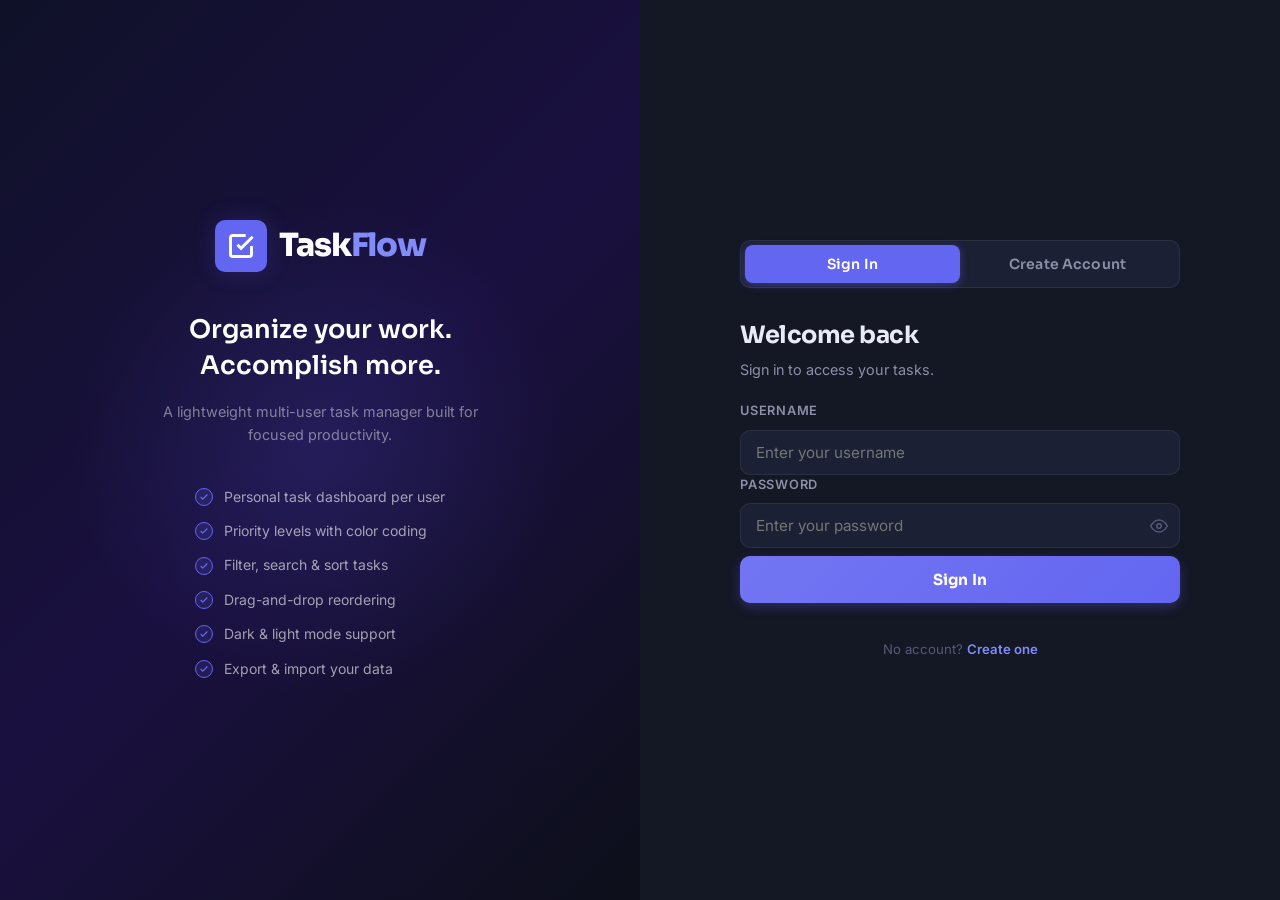
<file: index.html>
<!DOCTYPE html>
<html lang="en" data-theme="dark">
<head>
  <meta charset="UTF-8" />
  <meta name="viewport" content="width=device-width, initial-scale=1.0" />
  <link rel="icon" type="image/png" sizes="64x64" href="./images/tasklogo.png" />
  <title>TaskFlow — Sign In</title>
  <link rel="stylesheet" href="styles.css" />
</head>
<body class="auth-page">

  <!-- ─── Left: Branding ─────────────────────────────────────────── -->
  <aside class="auth-brand">
    <div class="auth-brand-logo">
      <div class="logo-icon">
        <svg viewBox="0 0 24 24" fill="none" stroke="currentColor" stroke-width="2.5">
          <path d="M9 11l3 3L22 4"/>
          <path d="M21 12v7a2 2 0 0 1-2 2H5a2 2 0 0 1-2-2V5a2 2 0 0 1 2-2h11"/>
        </svg>
      </div>
      <span class="logo-text">Task<span>Flow</span></span>
    </div>

    <p class="auth-brand-tagline">Organize your work.<br/>Accomplish more.</p>
    <p class="auth-brand-sub">A lightweight multi-user task manager built for focused productivity.</p>

    <ul class="auth-features">
      <li>Personal task dashboard per user</li>
      <li>Priority levels with color coding</li>
      <li>Filter, search &amp; sort tasks</li>
      <li>Drag-and-drop reordering</li>
      <li>Dark &amp; light mode support</li>
      <li>Export &amp; import your data</li>
    </ul>
  </aside>

  <!-- ─── Right: Auth Forms ──────────────────────────────────────── -->
  <main class="auth-forms">
    <div class="auth-card">

      <!-- Tabs -->
      <div class="auth-tabs">
        <button class="auth-tab active" data-tab="login">Sign In</button>
        <button class="auth-tab" data-tab="signup">Create Account</button>
      </div>

      <!-- ─── Login Panel ──────────────────────────── -->
      <div class="auth-panel active" id="panel-login">
        <h2>Welcome back</h2>
        <p>Sign in to access your tasks.</p>

        <div id="login-error" class="error-msg" role="alert"></div>

        <form id="login-form" novalidate>
          <div class="field-group">
            <label for="login-username">Username</label>
            <div class="input-wrap">
              <input
                type="text"
                id="login-username"
                autocomplete="username"
                placeholder="Enter your username"
                spellcheck="false"
              />
            </div>
          </div>

          <div class="field-group">
            <label for="login-password">Password</label>
            <div class="input-wrap">
              <input
                type="password"
                id="login-password"
                autocomplete="current-password"
                placeholder="Enter your password"
              />
              <button
                type="button"
                class="toggle-password"
                data-target="login-password"
                aria-label="Toggle password visibility"
              >
                <svg viewBox="0 0 24 24" fill="none" stroke="currentColor" stroke-width="2">
                  <path d="M1 12s4-8 11-8 11 8 11 8-4 8-11 8-11-8-11-8z"/>
                  <circle cx="12" cy="12" r="3"/>
                </svg>
              </button>
            </div>
          </div>

          <button type="submit" class="btn-primary" style="margin-top:0.5rem">
            Sign In
          </button>
        </form>

        <p style="text-align:center;font-size:0.825rem;color:var(--text-muted);margin-top:1rem">
          No account?
          <button
            onclick="document.querySelector('[data-tab=signup]').click()"
            style="background:none;color:var(--accent-light);font-weight:600;font-size:inherit"
          >Create one</button>
        </p>
      </div>

      <!-- ─── Sign Up Panel ─────────────────────────── -->
      <div class="auth-panel" id="panel-signup">
        <h2>Create account</h2>
        <p>Start managing your tasks today — it's free.</p>

        <div id="signup-error" class="error-msg" role="alert"></div>

        <form id="signup-form" novalidate>
          <div class="field-group">
            <label for="signup-username">Username</label>
            <div class="input-wrap">
              <input
                type="text"
                id="signup-username"
                autocomplete="username"
                placeholder="Choose a username (3–20 chars)"
                spellcheck="false"
              />
            </div>
          </div>

          <div class="field-group">
            <label for="signup-password">Password</label>
            <div class="input-wrap">
              <input
                type="password"
                id="signup-password"
                autocomplete="new-password"
                placeholder="Min. 6 characters"
              />
              <button
                type="button"
                class="toggle-password"
                data-target="signup-password"
                aria-label="Toggle password visibility"
              >
                <svg viewBox="0 0 24 24" fill="none" stroke="currentColor" stroke-width="2">
                  <path d="M1 12s4-8 11-8 11 8 11 8-4 8-11 8-11-8-11-8z"/>
                  <circle cx="12" cy="12" r="3"/>
                </svg>
              </button>
            </div>
          </div>

          <div class="field-group">
            <label for="signup-confirm">Confirm Password</label>
            <div class="input-wrap">
              <input
                type="password"
                id="signup-confirm"
                autocomplete="new-password"
                placeholder="Repeat your password"
              />
              <button
                type="button"
                class="toggle-password"
                data-target="signup-confirm"
                aria-label="Toggle confirm password visibility"
              >
                <svg viewBox="0 0 24 24" fill="none" stroke="currentColor" stroke-width="2">
                  <path d="M1 12s4-8 11-8 11 8 11 8-4 8-11 8-11-8-11-8z"/>
                  <circle cx="12" cy="12" r="3"/>
                </svg>
              </button>
            </div>
          </div>

          <button type="submit" class="btn-primary" style="margin-top:0.5rem">
            Create Account
          </button>
        </form>

        <p style="text-align:center;font-size:0.825rem;color:var(--text-muted);margin-top:1rem">
          Already have an account?
          <button
            onclick="document.querySelector('[data-tab=login]').click()"
            style="background:none;color:var(--accent-light);font-weight:600;font-size:inherit"
          >Sign in</button>
        </p>
      </div>

    </div><!-- /.auth-card -->
  </main>

  <!-- Scripts -->
  <script src="storage.js"></script>
  <script src="utils.js"></script>
  <script src="auth.js"></script>
  <script>
    document.addEventListener('DOMContentLoaded', Auth.init);
  </script>
</body>
</html>
</file>
<file: styles.css>
/* ═══════════════════════════════════════════════════════════════════════════════
   TaskFlow — Design System
   Aesthetic: Industrial-Refined Dark · Deep navy with indigo accents
   Font pairing: Sora (display) + Inter (body)
   ═══════════════════════════════════════════════════════════════════════════════ */

@import url('https://fonts.googleapis.com/css2?family=Sora:wght@300;400;500;600;700;800&family=Inter:wght@300;400;500;600&display=swap');

/* ─── CSS Variables: Dark Theme (default) ─────────────────────────────────── */
:root,
[data-theme="dark"] {
  --bg-base:       #0d0f1a;
  --bg-surface:    #141724;
  --bg-elevated:   #1c2035;
  --bg-card:       #1a1e2e;
  --bg-card-hover: #1f2440;

  --border:        rgba(255,255,255,0.07);
  --border-active: rgba(99,102,241,0.5);

  --text-primary:  #e8eaf6;
  --text-secondary:#8b8fa8;
  --text-muted:    #555a7a;
  --text-invert:   #0d0f1a;

  --accent:        #6366f1;
  --accent-light:  #818cf8;
  --accent-glow:   rgba(99,102,241,0.25);
  --accent-dim:    rgba(99,102,241,0.15);

  --success:       #22c55e;
  --success-bg:    rgba(34,197,94,0.12);
  --warning:       #f59e0b;
  --warning-bg:    rgba(245,158,11,0.12);
  --danger:        #ef4444;
  --danger-bg:     rgba(239,68,68,0.12);

  --priority-high:   #ef4444;
  --priority-medium: #f59e0b;
  --priority-low:    #22c55e;

  --shadow-sm:  0 1px 3px rgba(0,0,0,0.4);
  --shadow-md:  0 4px 12px rgba(0,0,0,0.5);
  --shadow-lg:  0 8px 32px rgba(0,0,0,0.6);
  --shadow-glow: 0 0 24px rgba(99,102,241,0.2);

  --radius-sm: 6px;
  --radius-md: 10px;
  --radius-lg: 16px;
  --radius-xl: 20px;

  --font-display: 'Sora', sans-serif;
  --font-body: 'Inter', sans-serif;

  --transition: 0.2s ease;
  --transition-md: 0.35s cubic-bezier(0.4,0,0.2,1);
}

/* ─── Light Theme ─────────────────────────────────────────────────────────── */
[data-theme="light"] {
  --bg-base:       #f0f2ff;
  --bg-surface:    #ffffff;
  --bg-elevated:   #f8f9ff;
  --bg-card:       #ffffff;
  --bg-card-hover: #f4f5ff;

  --border:        rgba(99,102,241,0.12);
  --border-active: rgba(99,102,241,0.4);

  --text-primary:  #1a1c2e;
  --text-secondary:#4b4f6b;
  --text-muted:    #9095b5;
  --text-invert:   #ffffff;

  --accent:        #4f46e5;
  --accent-light:  #6366f1;
  --accent-glow:   rgba(79,70,229,0.15);
  --accent-dim:    rgba(79,70,229,0.08);

  --success:       #16a34a;
  --success-bg:    rgba(22,163,74,0.1);
  --warning:       #d97706;
  --warning-bg:    rgba(217,119,6,0.1);
  --danger:        #dc2626;
  --danger-bg:     rgba(220,38,38,0.1);

  --shadow-sm:  0 1px 3px rgba(0,0,0,0.08);
  --shadow-md:  0 4px 12px rgba(0,0,0,0.1);
  --shadow-lg:  0 8px 32px rgba(0,0,0,0.12);
  --shadow-glow: 0 0 24px rgba(79,70,229,0.15);
}

/* ─── Reset & Base ────────────────────────────────────────────────────────── */
*, *::before, *::after {
  box-sizing: border-box;
  margin: 0;
  padding: 0;
}

html {
  font-size: 16px;
  scroll-behavior: smooth;
}

body {
  font-family: var(--font-body);
  background: var(--bg-base);
  color: var(--text-primary);
  min-height: 100vh;
  line-height: 1.6;
  transition: background-color var(--transition-md), color var(--transition-md);
  overflow-x: hidden;
}

h1, h2, h3, h4, h5 {
  font-family: var(--font-display);
  line-height: 1.25;
}

a { color: var(--accent); text-decoration: none; }
button { font-family: var(--font-body); cursor: pointer; border: none; outline: none; }
input, textarea, select { font-family: var(--font-body); }

/* ─── Scrollbar ───────────────────────────────────────────────────────────── */
::-webkit-scrollbar { width: 6px; }
::-webkit-scrollbar-track { background: var(--bg-base); }
::-webkit-scrollbar-thumb { background: var(--border); border-radius: 99px; }
::-webkit-scrollbar-thumb:hover { background: var(--text-muted); }

/* ═══════════════════════════════════════════════════════════════════════════════
   AUTH PAGE (index.html)
   ═══════════════════════════════════════════════════════════════════════════════ */

.auth-page {
  min-height: 100vh;
  display: grid;
  grid-template-columns: 1fr 1fr;
  position: relative;
}

/* Left panel — branding */
.auth-brand {
  background: linear-gradient(135deg, #0f1128 0%, #1a1040 50%, #0d0f1a 100%);
  display: flex;
  flex-direction: column;
  justify-content: center;
  align-items: center;
  padding: 3rem;
  position: relative;
  overflow: hidden;
}

.auth-brand::before {
  content: '';
  position: absolute;
  width: 500px; height: 500px;
  border-radius: 50%;
  background: radial-gradient(circle, rgba(99,102,241,0.15) 0%, transparent 70%);
  top: 50%; left: 50%;
  transform: translate(-50%, -50%);
  animation: pulse-glow 4s ease-in-out infinite;
}

@keyframes pulse-glow {
  0%, 100% { transform: translate(-50%, -50%) scale(1); opacity: 0.6; }
  50%       { transform: translate(-50%, -50%) scale(1.1); opacity: 1; }
}

.auth-brand-logo {
  display: flex;
  align-items: center;
  gap: 0.75rem;
  margin-bottom: 2.5rem;
  position: relative;
  z-index: 1;
}

.logo-icon {
  width: 52px; height: 52px;
  background: var(--accent);
  border-radius: var(--radius-md);
  display: flex;
  align-items: center;
  justify-content: center;
  box-shadow: var(--shadow-glow);
}

.logo-icon svg { width: 28px; height: 28px; color: #fff; }

.logo-text {
  font-family: var(--font-display);
  font-size: 2rem;
  font-weight: 800;
  letter-spacing: -0.04em;
  color: #fff;
}

.logo-text span { color: var(--accent-light); }

.auth-brand-tagline {
  font-family: var(--font-display);
  font-size: 1.6rem;
  font-weight: 600;
  color: #fff;
  text-align: center;
  line-height: 1.4;
  margin-bottom: 1rem;
  position: relative;
  z-index: 1;
}

.auth-brand-sub {
  color: rgba(255,255,255,0.45);
  text-align: center;
  max-width: 320px;
  font-size: 0.9rem;
  position: relative;
  z-index: 1;
}

.auth-features {
  list-style: none;
  margin-top: 2.5rem;
  display: flex;
  flex-direction: column;
  gap: 0.75rem;
  position: relative;
  z-index: 1;
}

.auth-features li {
  display: flex;
  align-items: center;
  gap: 0.65rem;
  color: rgba(255,255,255,0.6);
  font-size: 0.875rem;
}

.auth-features li::before {
  content: '';
  width: 18px; height: 18px;
  background: var(--accent-dim);
  border: 1px solid var(--accent);
  border-radius: 50%;
  flex-shrink: 0;
  display: flex;
  align-items: center;
  justify-content: center;
  background-image: url("data:image/svg+xml,%3Csvg viewBox='0 0 24 24' fill='none' stroke='%236366f1' stroke-width='3' xmlns='http://www.w3.org/2000/svg'%3E%3Cpolyline points='20 6 9 17 4 12'/%3E%3C/svg%3E");
  background-size: 10px;
  background-repeat: no-repeat;
  background-position: center;
}

/* Right panel — forms */
.auth-forms {
  display: flex;
  align-items: center;
  justify-content: center;
  padding: 3rem 2rem;
  background: var(--bg-surface);
  overflow-y: auto;
}

.auth-card {
  width: 100%;
  max-width: 440px;
}

/* Tabs */
.auth-tabs {
  display: flex;
  gap: 0;
  background: var(--bg-elevated);
  border-radius: var(--radius-md);
  padding: 4px;
  margin-bottom: 2rem;
  border: 1px solid var(--border);
}

.auth-tab {
  flex: 1;
  padding: 0.65rem 1rem;
  background: transparent;
  color: var(--text-secondary);
  font-family: var(--font-display);
  font-weight: 600;
  font-size: 0.875rem;
  border-radius: calc(var(--radius-md) - 2px);
  transition: all var(--transition);
  letter-spacing: 0.01em;
}

.auth-tab.active {
  background: var(--accent);
  color: #fff;
  box-shadow: 0 2px 8px rgba(99,102,241,0.4);
}

/* Panel */
.auth-panel { display: none; }
.auth-panel.active {
  display: flex;
  flex-direction: column;
  gap: 1.25rem;
  animation: fade-in 0.3s ease;
}

.auth-panel h2 {
  font-size: 1.5rem;
  font-weight: 700;
  letter-spacing: -0.02em;
}

.auth-panel p {
  color: var(--text-secondary);
  font-size: 0.9rem;
  margin-top: -0.75rem;
}

/* Form fields */
.field-group {
  display: flex;
  flex-direction: column;
  gap: 0.5rem;
}

.field-group label {
  font-size: 0.8rem;
  font-weight: 600;
  color: var(--text-secondary);
  text-transform: uppercase;
  letter-spacing: 0.06em;
}

.input-wrap {
  position: relative;
}

.input-wrap input {
  width: 100%;
  padding: 0.75rem 2.75rem 0.75rem 0.95rem;
  background: var(--bg-elevated);
  border: 1.5px solid var(--border);
  border-radius: var(--radius-md);
  color: var(--text-primary);
  font-size: 0.95rem;
  transition: border-color var(--transition), box-shadow var(--transition);
}

.input-wrap input:focus {
  border-color: var(--accent);
  box-shadow: 0 0 0 3px var(--accent-glow);
  outline: none;
}

.toggle-password {
  position: absolute;
  right: 0.75rem;
  top: 50%;
  transform: translateY(-50%);
  background: none;
  color: var(--text-muted);
  padding: 0;
  display: flex;
  align-items: center;
  transition: color var(--transition);
}

.toggle-password:hover { color: var(--text-primary); }
.toggle-password svg { width: 18px; height: 18px; }

/* Error message */
.error-msg {
  background: var(--danger-bg);
  border: 1px solid rgba(239,68,68,0.3);
  border-radius: var(--radius-sm);
  padding: 0.65rem 0.9rem;
  color: var(--danger);
  font-size: 0.85rem;
  display: none;
  animation: fade-in 0.2s ease;
}

/* Buttons */
.btn-primary {
  width: 100%;
  padding: 0.875rem 1.5rem;
  background: var(--accent);
  color: #fff;
  font-family: var(--font-display);
  font-weight: 700;
  font-size: 0.95rem;
  border-radius: var(--radius-md);
  letter-spacing: 0.01em;
  transition: all var(--transition);
  box-shadow: 0 4px 12px rgba(99,102,241,0.3);
  position: relative;
  overflow: hidden;
}

.btn-primary::before {
  content: '';
  position: absolute;
  inset: 0;
  background: linear-gradient(135deg, rgba(255,255,255,0.1) 0%, transparent 100%);
}

.btn-primary:hover {
  transform: translateY(-1px);
  box-shadow: 0 6px 20px rgba(99,102,241,0.45);
}

.btn-primary:active { transform: translateY(0); }

/* Shake animation */
@keyframes shake {
  0%, 100% { transform: translateX(0); }
  20%       { transform: translateX(-6px); }
  40%       { transform: translateX(6px); }
  60%       { transform: translateX(-4px); }
  80%       { transform: translateX(4px); }
}

.shake { animation: shake 0.45s ease !important; }

/* ═══════════════════════════════════════════════════════════════════════════════
   DASHBOARD PAGE
   ═══════════════════════════════════════════════════════════════════════════════ */

.dashboard-layout {
  display: flex;
  min-height: 100vh;
}

/* ─── Sidebar ─────────────────────────────────────────────────────────────── */
.sidebar {
  width: 260px;
  flex-shrink: 0;
  background: var(--bg-surface);
  border-right: 1px solid var(--border);
  display: flex;
  flex-direction: column;
  padding: 1.5rem;
  position: sticky;
  top: 0;
  height: 100vh;
  overflow-y: auto;
}

.sidebar-logo {
  display: flex;
  align-items: center;
  gap: 0.65rem;
  margin-bottom: 2.5rem;
  padding-bottom: 1.5rem;
  border-bottom: 1px solid var(--border);
}

.sidebar-logo .logo-icon {
  width: 36px; height: 36px;
  border-radius: var(--radius-sm);
}

.sidebar-logo .logo-icon svg { width: 20px; height: 20px; }
.sidebar-logo .logo-text { font-size: 1.25rem; font-weight: 800; letter-spacing: -0.03em; }

.sidebar-user {
  display: flex;
  align-items: center;
  gap: 0.65rem;
  padding: 0.75rem;
  background: var(--bg-elevated);
  border-radius: var(--radius-md);
  border: 1px solid var(--border);
  margin-bottom: 1.5rem;
}

.user-avatar {
  width: 36px; height: 36px;
  background: var(--accent);
  border-radius: 50%;
  display: flex;
  align-items: center;
  justify-content: center;
  font-family: var(--font-display);
  font-weight: 700;
  font-size: 0.9rem;
  color: #fff;
  flex-shrink: 0;
}

.user-info { min-width: 0; }
.user-label { font-size: 0.7rem; color: var(--text-muted); text-transform: uppercase; letter-spacing: 0.08em; }
.user-name  { font-weight: 600; font-size: 0.9rem; white-space: nowrap; overflow: hidden; text-overflow: ellipsis; }

.sidebar-nav {
  display: flex;
  flex-direction: column;
  gap: 0.25rem;
  flex: 1;
}

.filter-btn {
  display: flex;
  align-items: center;
  gap: 0.7rem;
  padding: 0.65rem 0.875rem;
  background: transparent;
  color: var(--text-secondary);
  font-size: 0.875rem;
  font-weight: 500;
  border-radius: var(--radius-sm);
  transition: all var(--transition);
  text-align: left;
  position: relative;
}

.filter-btn svg { width: 16px; height: 16px; flex-shrink: 0; }
.filter-btn .badge {
  margin-left: auto;
  background: var(--bg-elevated);
  color: var(--text-muted);
  font-size: 0.7rem;
  font-weight: 600;
  padding: 0.1rem 0.4rem;
  border-radius: 99px;
  min-width: 20px;
  text-align: center;
}

.filter-btn:hover {
  background: var(--accent-dim);
  color: var(--text-primary);
}

.filter-btn.active {
  background: var(--accent-dim);
  color: var(--accent-light);
  font-weight: 600;
}

.filter-btn.active::before {
  content: '';
  position: absolute;
  left: 0;
  top: 20%; bottom: 20%;
  width: 3px;
  background: var(--accent);
  border-radius: 0 2px 2px 0;
}

.sidebar-footer {
  padding-top: 1rem;
  border-top: 1px solid var(--border);
  display: flex;
  flex-direction: column;
  gap: 0.5rem;
}

.sidebar-action-btn {
  display: flex;
  align-items: center;
  gap: 0.65rem;
  padding: 0.6rem 0.875rem;
  background: transparent;
  color: var(--text-secondary);
  font-size: 0.875rem;
  font-weight: 500;
  border-radius: var(--radius-sm);
  transition: all var(--transition);
  text-align: left;
}

.sidebar-action-btn svg { width: 16px; height: 16px; flex-shrink: 0; }

.sidebar-action-btn:hover {
  background: var(--bg-elevated);
  color: var(--text-primary);
}

.sidebar-action-btn.logout-btn:hover {
  background: var(--danger-bg);
  color: var(--danger);
}

/* ─── Main Content ────────────────────────────────────────────────────────── */
.main-content {
  flex: 1;
  display: flex;
  flex-direction: column;
  min-width: 0;
  overflow: hidden;
}

/* ─── Topbar ──────────────────────────────────────────────────────────────── */
.topbar {
  display: flex;
  align-items: center;
  gap: 1rem;
  padding: 1rem 2rem;
  background: var(--bg-surface);
  border-bottom: 1px solid var(--border);
  position: sticky;
  top: 0;
  z-index: 100;
}

.topbar-title {
  font-family: var(--font-display);
  font-size: 1.1rem;
  font-weight: 700;
  letter-spacing: -0.02em;
}

.topbar-title span { color: var(--text-muted); font-weight: 400; font-size: 0.9rem; margin-left: 0.5rem; }

.search-wrap {
  flex: 1;
  max-width: 400px;
  position: relative;
  margin: 0 auto;
}

.search-wrap svg {
  position: absolute;
  left: 0.875rem;
  top: 50%;
  transform: translateY(-50%);
  width: 15px; height: 15px;
  color: var(--text-muted);
  pointer-events: none;
}

#search-input {
  width: 100%;
  padding: 0.6rem 2.25rem 0.6rem 2.5rem;
  background: var(--bg-elevated);
  border: 1.5px solid var(--border);
  border-radius: 99px;
  color: var(--text-primary);
  font-size: 0.875rem;
  transition: all var(--transition);
}

#search-input:focus {
  border-color: var(--accent);
  box-shadow: 0 0 0 3px var(--accent-glow);
  outline: none;
}

#search-input::placeholder { color: var(--text-muted); }

#btn-clear-search {
  position: absolute;
  right: 0.75rem;
  top: 50%;
  transform: translateY(-50%);
  background: none;
  color: var(--text-muted);
  font-size: 0.9rem;
  padding: 0;
  line-height: 1;
}

.topbar-actions { display: flex; align-items: center; gap: 0.5rem; margin-left: auto; }

.icon-btn {
  width: 36px; height: 36px;
  display: flex;
  align-items: center;
  justify-content: center;
  border-radius: var(--radius-sm);
  background: var(--bg-elevated);
  border: 1px solid var(--border);
  color: var(--text-secondary);
  transition: all var(--transition);
}

.icon-btn svg { width: 16px; height: 16px; }
.icon-btn:hover { background: var(--accent-dim); color: var(--accent-light); border-color: var(--border-active); }

.btn-new-task {
  display: flex;
  align-items: center;
  gap: 0.5rem;
  padding: 0.55rem 1.1rem;
  background: var(--accent);
  color: #fff;
  font-family: var(--font-display);
  font-weight: 600;
  font-size: 0.85rem;
  border-radius: var(--radius-md);
  transition: all var(--transition);
  box-shadow: 0 2px 8px rgba(99,102,241,0.3);
  white-space: nowrap;
}

.btn-new-task svg { width: 15px; height: 15px; }
.btn-new-task:hover { transform: translateY(-1px); box-shadow: 0 4px 14px rgba(99,102,241,0.45); }

/* ─── Stats Bar ───────────────────────────────────────────────────────────── */
.stats-bar {
  display: grid;
  grid-template-columns: repeat(4, 1fr) auto;
  gap: 1px;
  background: var(--border);
  border-bottom: 1px solid var(--border);
}

.stat-card {
  background: var(--bg-surface);
  padding: 1.1rem 1.5rem;
  display: flex;
  align-items: center;
  gap: 0.875rem;
  transition: background var(--transition);
}

.stat-card:hover { background: var(--bg-elevated); }

.stat-icon {
  width: 38px; height: 38px;
  border-radius: var(--radius-sm);
  display: flex;
  align-items: center;
  justify-content: center;
  flex-shrink: 0;
}

.stat-icon svg { width: 18px; height: 18px; }

.stat-card:nth-child(1) .stat-icon { background: var(--accent-dim); color: var(--accent-light); }
.stat-card:nth-child(2) .stat-icon { background: var(--success-bg); color: var(--success); }
.stat-card:nth-child(3) .stat-icon { background: var(--warning-bg); color: var(--warning); }
.stat-card:nth-child(4) .stat-icon { background: var(--danger-bg); color: var(--danger); }

.stat-value {
  font-family: var(--font-display);
  font-size: 1.5rem;
  font-weight: 700;
  letter-spacing: -0.03em;
  line-height: 1;
}

.stat-label { font-size: 0.75rem; color: var(--text-muted); margin-top: 0.2rem; text-transform: uppercase; letter-spacing: 0.06em; font-weight: 500; }

.progress-card {
  background: var(--bg-surface);
  padding: 1.1rem 1.75rem;
  display: flex;
  flex-direction: column;
  justify-content: center;
  gap: 0.4rem;
  min-width: 200px;
}

.progress-header { display: flex; justify-content: space-between; align-items: center; }
.progress-title { font-size: 0.75rem; font-weight: 600; color: var(--text-muted); text-transform: uppercase; letter-spacing: 0.06em; }
#progress-label { font-size: 0.75rem; font-weight: 600; color: var(--accent-light); }

.progress-bar-track {
  height: 5px;
  background: var(--bg-elevated);
  border-radius: 99px;
  overflow: hidden;
}

#progress-bar-fill {
  height: 100%;
  background: linear-gradient(90deg, var(--accent), var(--accent-light));
  border-radius: 99px;
  transition: width 0.6s cubic-bezier(0.4,0,0.2,1);
}

/* ─── Content Area ────────────────────────────────────────────────────────── */
.content-area {
  flex: 1;
  padding: 1.5rem 2rem;
  overflow-y: auto;
}

/* Controls row */
.controls-row {
  display: flex;
  align-items: center;
  justify-content: space-between;
  margin-bottom: 1.25rem;
  gap: 1rem;
  flex-wrap: wrap;
}

.results-count { font-size: 0.8rem; color: var(--text-muted); font-weight: 500; }

.sort-wrap {
  display: flex;
  align-items: center;
  gap: 0.5rem;
}

.sort-wrap label { font-size: 0.8rem; color: var(--text-muted); font-weight: 500; white-space: nowrap; }

#sort-select {
  padding: 0.45rem 0.75rem;
  background: var(--bg-elevated);
  border: 1.5px solid var(--border);
  border-radius: var(--radius-sm);
  color: var(--text-primary);
  font-size: 0.85rem;
  cursor: pointer;
  transition: border-color var(--transition);
}

#sort-select:focus { border-color: var(--accent); outline: none; }

/* ─── Task Grid ───────────────────────────────────────────────────────────── */
#task-list {
  display: grid;
  grid-template-columns: repeat(auto-fill, minmax(340px, 1fr));
  gap: 0.875rem;
}

/* ─── Task Card ───────────────────────────────────────────────────────────── */
.task-card {
  background: var(--bg-card);
  border: 1px solid var(--border);
  border-radius: var(--radius-lg);
  overflow: hidden;
  transition: all var(--transition-md);
  display: flex;
  position: relative;
  cursor: default;
  animation: card-in 0.4s cubic-bezier(0.4,0,0.2,1) both;
}

@keyframes card-in {
  from { opacity: 0; transform: translateY(8px); }
  to   { opacity: 1; transform: translateY(0); }
}

.task-card:hover {
  background: var(--bg-card-hover);
  border-color: var(--border-active);
  box-shadow: var(--shadow-md);
  transform: translateY(-1px);
}

/* Priority accent stripe */
.task-card-accent {
  width: 4px;
  flex-shrink: 0;
}

.task-card.priority-high   .task-card-accent { background: var(--priority-high); }
.task-card.priority-medium .task-card-accent { background: var(--priority-medium); }
.task-card.priority-low    .task-card-accent { background: var(--priority-low); }

.task-card-body { flex: 1; padding: 1rem 1.1rem; min-width: 0; }

.task-card-header {
  display: flex;
  align-items: flex-start;
  gap: 0.75rem;
}

/* Checkbox */
.task-check-wrap { padding-top: 1px; flex-shrink: 0; }

.task-check {
  width: 20px; height: 20px;
  border-radius: 50%;
  border: 2px solid var(--border);
  background: transparent;
  display: flex;
  align-items: center;
  justify-content: center;
  transition: all var(--transition);
  flex-shrink: 0;
}

.task-check svg { width: 10px; height: 10px; opacity: 0; color: #fff; transition: opacity var(--transition); }

.task-check:hover { border-color: var(--accent); background: var(--accent-dim); }

.task-check.checked {
  background: var(--success);
  border-color: var(--success);
}

.task-check.checked svg { opacity: 1; }

.task-title-wrap { flex: 1; min-width: 0; }

.task-title {
  font-size: 0.95rem;
  font-weight: 600;
  letter-spacing: -0.01em;
  margin-bottom: 0.4rem;
  word-break: break-word;
  transition: color var(--transition);
}

.task-card.completed .task-title {
  text-decoration: line-through;
  color: var(--text-muted);
}

.task-meta {
  display: flex;
  align-items: center;
  flex-wrap: wrap;
  gap: 0.4rem;
}

.priority-badge {
  font-size: 0.68rem;
  font-weight: 700;
  text-transform: uppercase;
  letter-spacing: 0.08em;
  padding: 0.15rem 0.55rem;
  border-radius: 99px;
}

.priority-badge.priority-high   { background: var(--danger-bg);  color: var(--priority-high);   }
.priority-badge.priority-medium { background: var(--warning-bg); color: var(--priority-medium); }
.priority-badge.priority-low    { background: var(--success-bg); color: var(--priority-low);    }

.due-date {
  font-size: 0.75rem;
  color: var(--text-muted);
  font-weight: 500;
}

.due-badge {
  font-size: 0.68rem;
  font-weight: 700;
  text-transform: uppercase;
  letter-spacing: 0.06em;
  padding: 0.15rem 0.5rem;
  border-radius: 99px;
}

.due-badge.overdue { background: var(--danger-bg);  color: var(--danger);  }
.due-badge.today   { background: var(--accent-dim); color: var(--accent);  }
.due-badge.soon    { background: var(--warning-bg); color: var(--warning); }
.due-badge.done    { background: var(--success-bg); color: var(--success); }

/* Task actions */
.task-actions {
  display: flex;
  align-items: center;
  gap: 0.25rem;
  flex-shrink: 0;
  opacity: 0;
  transition: opacity var(--transition);
}

.task-card:hover .task-actions { opacity: 1; }

.task-btn {
  width: 28px; height: 28px;
  border-radius: var(--radius-sm);
  background: transparent;
  display: flex;
  align-items: center;
  justify-content: center;
  transition: all var(--transition);
  color: var(--text-muted);
}

.task-btn svg { width: 14px; height: 14px; }

.task-btn.edit-btn:hover   { background: var(--accent-dim); color: var(--accent-light); }
.task-btn.delete-btn:hover { background: var(--danger-bg);  color: var(--danger); }

.drag-handle {
  width: 24px; height: 28px;
  display: flex;
  align-items: center;
  justify-content: center;
  color: var(--text-muted);
  cursor: grab;
  border-radius: var(--radius-sm);
  transition: color var(--transition);
}

.drag-handle:hover { color: var(--text-secondary); }
.drag-handle svg { width: 12px; height: 12px; }

/* Description */
.task-description {
  margin-top: 0.65rem;
  font-size: 0.825rem;
  color: var(--text-secondary);
  line-height: 1.5;
  word-break: break-word;
  padding-left: calc(20px + 0.75rem);
}

.task-card.completed .task-description { color: var(--text-muted); }

/* Drag states */
.task-card.dragging  { opacity: 0.4; box-shadow: var(--shadow-lg); cursor: grabbing; }
.task-card.drag-over { border-color: var(--accent); box-shadow: var(--shadow-glow); }

/* Exit animation */
.task-card.task-exit {
  animation: card-out 0.3s ease forwards;
}

@keyframes card-out {
  to { opacity: 0; transform: scale(0.95); }
}

/* ─── Empty State ─────────────────────────────────────────────────────────── */
#empty-state {
  display: flex;
  flex-direction: column;
  align-items: center;
  justify-content: center;
  padding: 5rem 2rem;
  text-align: center;
  gap: 1rem;
}

.empty-icon {
  width: 64px; height: 64px;
  background: var(--bg-elevated);
  border-radius: 50%;
  display: flex;
  align-items: center;
  justify-content: center;
  color: var(--text-muted);
}

.empty-icon svg { width: 30px; height: 30px; }
#empty-state h3 { font-size: 1.1rem; font-weight: 600; }
#empty-message  { color: var(--text-secondary); font-size: 0.875rem; }

.btn-empty-create {
  margin-top: 0.5rem;
  padding: 0.65rem 1.5rem;
  background: var(--accent);
  color: #fff;
  font-family: var(--font-display);
  font-weight: 600;
  font-size: 0.875rem;
  border-radius: var(--radius-md);
  transition: all var(--transition);
  box-shadow: 0 2px 8px rgba(99,102,241,0.3);
}

.btn-empty-create:hover { transform: translateY(-1px); box-shadow: 0 4px 14px rgba(99,102,241,0.45); }

/* ═══════════════════════════════════════════════════════════════════════════════
   MODAL
   ═══════════════════════════════════════════════════════════════════════════════ */
.modal-overlay {
  position: fixed;
  inset: 0;
  background: rgba(0,0,0,0.65);
  backdrop-filter: blur(4px);
  display: flex;
  align-items: center;
  justify-content: center;
  z-index: 1000;
  padding: 1rem;
  opacity: 0;
  pointer-events: none;
  transition: opacity var(--transition-md);
}

.modal-overlay.active {
  opacity: 1;
  pointer-events: all;
}

.modal {
  background: var(--bg-elevated);
  border: 1px solid var(--border);
  border-radius: var(--radius-xl);
  padding: 2rem;
  width: 100%;
  max-width: 480px;
  max-height: 90vh;
  overflow-y: auto;
  transform: scale(0.95) translateY(10px);
  transition: transform var(--transition-md);
  box-shadow: var(--shadow-lg);
}

.modal-overlay.active .modal {
  transform: scale(1) translateY(0);
}

.modal-header {
  display: flex;
  align-items: center;
  justify-content: space-between;
  margin-bottom: 1.5rem;
}

.modal-header h2 {
  font-size: 1.2rem;
  font-weight: 700;
  letter-spacing: -0.02em;
}

.modal-close {
  width: 30px; height: 30px;
  border-radius: var(--radius-sm);
  background: var(--bg-surface);
  border: 1px solid var(--border);
  color: var(--text-secondary);
  font-size: 1rem;
  display: flex;
  align-items: center;
  justify-content: center;
  transition: all var(--transition);
}

.modal-close:hover { background: var(--danger-bg); color: var(--danger); border-color: transparent; }

/* Modal form fields */
.form-group {
  display: flex;
  flex-direction: column;
  gap: 0.45rem;
  margin-bottom: 1.1rem;
}

.form-group label {
  font-size: 0.78rem;
  font-weight: 600;
  color: var(--text-secondary);
  text-transform: uppercase;
  letter-spacing: 0.06em;
}

.form-group input,
.form-group textarea,
.form-group select {
  padding: 0.7rem 0.9rem;
  background: var(--bg-surface);
  border: 1.5px solid var(--border);
  border-radius: var(--radius-md);
  color: var(--text-primary);
  font-size: 0.9rem;
  transition: all var(--transition);
  width: 100%;
}

.form-group textarea {
  resize: vertical;
  min-height: 80px;
}

.form-group input:focus,
.form-group textarea:focus,
.form-group select:focus {
  border-color: var(--accent);
  box-shadow: 0 0 0 3px var(--accent-glow);
  outline: none;
}

.form-group select option { background: var(--bg-elevated); }

.form-row { display: grid; grid-template-columns: 1fr 1fr; gap: 1rem; }

.modal-actions { display: flex; gap: 0.75rem; margin-top: 1.5rem; }

.btn-secondary {
  flex: 1;
  padding: 0.75rem;
  background: var(--bg-surface);
  border: 1.5px solid var(--border);
  border-radius: var(--radius-md);
  color: var(--text-secondary);
  font-family: var(--font-display);
  font-weight: 600;
  font-size: 0.875rem;
  transition: all var(--transition);
}

.btn-secondary:hover { border-color: var(--accent); color: var(--accent); }

#btn-submit {
  flex: 2;
  padding: 0.75rem;
  background: var(--accent);
  color: #fff;
  font-family: var(--font-display);
  font-weight: 700;
  font-size: 0.875rem;
  border-radius: var(--radius-md);
  transition: all var(--transition);
  box-shadow: 0 2px 8px rgba(99,102,241,0.3);
}

#btn-submit:hover { transform: translateY(-1px); box-shadow: 0 4px 14px rgba(99,102,241,0.45); }

/* Confirm modal */
.confirm-overlay {
  position: fixed;
  inset: 0;
  background: rgba(0,0,0,0.7);
  backdrop-filter: blur(4px);
  display: flex;
  align-items: center;
  justify-content: center;
  z-index: 1100;
  opacity: 0;
  pointer-events: none;
  transition: opacity var(--transition-md);
  padding: 1rem;
}

.confirm-overlay.active { opacity: 1; pointer-events: all; }

.confirm-modal {
  background: var(--bg-elevated);
  border: 1px solid var(--border);
  border-radius: var(--radius-xl);
  padding: 2rem;
  width: 100%;
  max-width: 380px;
  text-align: center;
  box-shadow: var(--shadow-lg);
  transform: scale(0.95);
  transition: transform var(--transition-md);
}

.confirm-overlay.active .confirm-modal { transform: scale(1); }

.confirm-icon {
  width: 52px; height: 52px;
  background: var(--danger-bg);
  border-radius: 50%;
  display: flex;
  align-items: center;
  justify-content: center;
  color: var(--danger);
  margin: 0 auto 1rem;
}

.confirm-icon svg { width: 24px; height: 24px; }

.confirm-modal h3 { font-size: 1.1rem; font-weight: 700; margin-bottom: 0.5rem; }
.confirm-modal p  { color: var(--text-secondary); font-size: 0.875rem; line-height: 1.5; margin-bottom: 1.5rem; }
.confirm-modal p strong { color: var(--text-primary); }

.confirm-actions { display: flex; gap: 0.75rem; }

#btn-confirm-cancel {
  flex: 1;
  padding: 0.7rem;
  background: var(--bg-surface);
  border: 1.5px solid var(--border);
  border-radius: var(--radius-md);
  color: var(--text-secondary);
  font-family: var(--font-display);
  font-weight: 600;
  font-size: 0.875rem;
  transition: all var(--transition);
}

#btn-confirm-cancel:hover { border-color: var(--text-secondary); color: var(--text-primary); }

#btn-confirm-delete {
  flex: 1;
  padding: 0.7rem;
  background: var(--danger);
  color: #fff;
  font-family: var(--font-display);
  font-weight: 700;
  font-size: 0.875rem;
  border-radius: var(--radius-md);
  transition: all var(--transition);
}

#btn-confirm-delete:hover { filter: brightness(1.1); }

/* ═══════════════════════════════════════════════════════════════════════════════
   TOAST NOTIFICATIONS
   ═══════════════════════════════════════════════════════════════════════════════ */
#toast-container {
  position: fixed;
  bottom: 1.5rem;
  right: 1.5rem;
  display: flex;
  flex-direction: column;
  gap: 0.5rem;
  z-index: 2000;
}

.toast {
  display: flex;
  align-items: center;
  justify-content: space-between;
  gap: 0.75rem;
  padding: 0.75rem 1rem;
  border-radius: var(--radius-md);
  font-size: 0.875rem;
  font-weight: 500;
  box-shadow: var(--shadow-md);
  min-width: 260px;
  max-width: 360px;
  transform: translateX(120%);
  opacity: 0;
  transition: all 0.35s cubic-bezier(0.4,0,0.2,1);
  border: 1px solid transparent;
}

.toast.show { transform: translateX(0); opacity: 1; }

.toast-success { background: var(--success-bg); color: var(--success); border-color: rgba(34,197,94,0.25); }
.toast-info    { background: var(--accent-dim); color: var(--accent-light); border-color: rgba(99,102,241,0.25); }
.toast-error   { background: var(--danger-bg);  color: var(--danger); border-color: rgba(239,68,68,0.25); }

.toast button { background: none; color: inherit; opacity: 0.7; font-size: 0.8rem; padding: 0; flex-shrink: 0; }
.toast button:hover { opacity: 1; }

/* ─── Animations ──────────────────────────────────────────────────────────── */
@keyframes fade-in {
  from { opacity: 0; transform: translateY(-4px); }
  to   { opacity: 1; transform: translateY(0); }
}

/* ─── Hidden input ────────────────────────────────────────────────────────── */
#import-file { display: none; }

/* ═══════════════════════════════════════════════════════════════════════════════
   TRASH DRAWER
   ═══════════════════════════════════════════════════════════════════════════════ */

/* Sidebar divider above trash */
.sidebar-nav-divider {
  height: 1px;
  background: var(--border);
  margin: 0.5rem 0;
}

/* Trash nav button — slightly different style to stand out */
.trash-nav-btn {
  color: var(--text-muted) !important;
}
.trash-nav-btn:hover {
  background: var(--danger-bg) !important;
  color: var(--danger) !important;
}
.trash-nav-btn .trash-badge {
  background: var(--danger);
  color: #fff !important;
  font-size: 0.65rem;
  min-width: 18px;
  height: 18px;
  border-radius: 99px;
  display: inline-flex;
  align-items: center;
  justify-content: center;
  padding: 0 0.3rem;
}

/* ── Overlay backdrop ────────────────────────────────────────────────────── */
.trash-overlay {
  position: fixed;
  inset: 0;
  background: rgba(0,0,0,0.55);
  backdrop-filter: blur(3px);
  z-index: 900;
  display: flex;
  justify-content: flex-end;
  opacity: 0;
  pointer-events: none;
  transition: opacity var(--transition-md);
}

.trash-overlay.active {
  opacity: 1;
  pointer-events: all;
}

/* ── Drawer panel ────────────────────────────────────────────────────────── */
.trash-drawer {
  width: 100%;
  max-width: 520px;
  height: 100%;
  background: var(--bg-surface);
  border-left: 1px solid var(--border);
  display: flex;
  flex-direction: column;
  transform: translateX(100%);
  transition: transform var(--transition-md);
  box-shadow: -8px 0 40px rgba(0,0,0,0.4);
}

.trash-overlay.active .trash-drawer {
  transform: translateX(0);
}

/* ── Drawer header ───────────────────────────────────────────────────────── */
.trash-drawer-header {
  display: flex;
  align-items: flex-start;
  justify-content: space-between;
  gap: 1rem;
  padding: 1.5rem 1.75rem;
  border-bottom: 1px solid var(--border);
  background: var(--bg-elevated);
  flex-shrink: 0;
}

.trash-drawer-title {
  display: flex;
  align-items: flex-start;
  gap: 0.875rem;
}

.trash-title-icon {
  width: 40px;
  height: 40px;
  background: var(--danger-bg);
  border-radius: var(--radius-md);
  display: flex;
  align-items: center;
  justify-content: center;
  color: var(--danger);
  flex-shrink: 0;
}

.trash-title-icon svg { width: 20px; height: 20px; }

.trash-drawer-title h2 {
  font-size: 1.1rem;
  font-weight: 700;
  letter-spacing: -0.02em;
  margin-bottom: 0.2rem;
}

.trash-drawer-title p {
  font-size: 0.8rem;
  color: var(--text-muted);
  line-height: 1.4;
}

.trash-drawer-controls {
  display: flex;
  align-items: center;
  gap: 0.5rem;
  flex-shrink: 0;
}

/* Empty Trash button */
.btn-empty-trash {
  display: flex;
  align-items: center;
  gap: 0.45rem;
  padding: 0.5rem 0.875rem;
  background: var(--danger-bg);
  color: var(--danger);
  border: 1px solid rgba(239,68,68,0.25);
  border-radius: var(--radius-md);
  font-family: var(--font-display);
  font-weight: 600;
  font-size: 0.8rem;
  transition: all var(--transition);
  white-space: nowrap;
}

.btn-empty-trash svg { width: 14px; height: 14px; flex-shrink: 0; }

.btn-empty-trash:hover:not(:disabled) {
  background: var(--danger);
  color: #fff;
  border-color: var(--danger);
}

.btn-empty-trash:disabled { cursor: not-allowed; }

/* Close button */
.trash-close-btn {
  width: 34px; height: 34px;
  display: flex;
  align-items: center;
  justify-content: center;
  border-radius: var(--radius-sm);
  background: var(--bg-surface);
  border: 1px solid var(--border);
  color: var(--text-secondary);
  transition: all var(--transition);
  flex-shrink: 0;
}

.trash-close-btn svg { width: 16px; height: 16px; }
.trash-close-btn:hover { background: var(--danger-bg); color: var(--danger); border-color: transparent; }

/* ── Drawer body ─────────────────────────────────────────────────────────── */
.trash-body {
  flex: 1;
  overflow-y: auto;
  padding: 1.25rem 1.75rem;
}

/* ── Trash empty state ───────────────────────────────────────────────────── */
.trash-empty {
  display: flex;
  flex-direction: column;
  align-items: center;
  justify-content: center;
  text-align: center;
  gap: 0.75rem;
  padding: 4rem 2rem;
}

.trash-empty-icon {
  width: 60px; height: 60px;
  background: var(--bg-elevated);
  border-radius: 50%;
  display: flex;
  align-items: center;
  justify-content: center;
  color: var(--text-muted);
}

.trash-empty-icon svg { width: 28px; height: 28px; }

.trash-empty h3 {
  font-size: 1rem;
  font-weight: 600;
  color: var(--text-primary);
}

.trash-empty p {
  font-size: 0.825rem;
  color: var(--text-muted);
  max-width: 280px;
  line-height: 1.5;
}

/* ── Trash item list ─────────────────────────────────────────────────────── */
.trash-list {
  display: flex;
  flex-direction: column;
  gap: 0.75rem;
}

/* ── Individual trash item card ──────────────────────────────────────────── */
.trash-item {
  display: flex;
  background: var(--bg-card);
  border: 1px solid var(--border);
  border-radius: var(--radius-lg);
  overflow: hidden;
  animation: card-in 0.35s cubic-bezier(0.4,0,0.2,1) both;
  transition: border-color var(--transition), box-shadow var(--transition);
}

.trash-item:hover {
  border-color: var(--border-active);
  box-shadow: var(--shadow-sm);
}

/* Priority accent stripe (reuses existing colour vars) */
.trash-item-accent {
  width: 4px;
  flex-shrink: 0;
}
.trash-item-accent.priority-high   { background: var(--priority-high);   }
.trash-item-accent.priority-medium { background: var(--priority-medium); }
.trash-item-accent.priority-low    { background: var(--priority-low);    }

.trash-item-body {
  flex: 1;
  padding: 0.875rem 1rem;
  min-width: 0;
}

.trash-item-header {
  display: flex;
  align-items: center;
  justify-content: space-between;
  gap: 0.5rem;
  margin-bottom: 0.35rem;
}

.trash-item-meta {
  display: flex;
  align-items: center;
  gap: 0.4rem;
  flex-wrap: wrap;
}

.trash-deleted-ago {
  font-size: 0.7rem;
  color: var(--text-muted);
  font-weight: 500;
  white-space: nowrap;
  flex-shrink: 0;
}

.trash-item-title {
  font-size: 0.9rem;
  font-weight: 600;
  letter-spacing: -0.01em;
  color: var(--text-secondary);     /* slightly dimmed — it's in trash */
  text-decoration: line-through;
  text-decoration-color: var(--text-muted);
  margin-bottom: 0.3rem;
  word-break: break-word;
}

.trash-item-desc {
  font-size: 0.8rem;
  color: var(--text-muted);
  line-height: 1.45;
  margin-bottom: 0.75rem;
  word-break: break-word;
}

/* ── Trash item action buttons ───────────────────────────────────────────── */
.trash-item-actions {
  display: flex;
  gap: 0.5rem;
  flex-wrap: wrap;
}

.btn-restore,
.btn-destroy {
  display: inline-flex;
  align-items: center;
  gap: 0.4rem;
  padding: 0.4rem 0.85rem;
  border-radius: var(--radius-sm);
  font-family: var(--font-display);
  font-weight: 600;
  font-size: 0.78rem;
  transition: all var(--transition);
  border: 1.5px solid transparent;
}

.btn-restore svg,
.btn-destroy svg { width: 13px; height: 13px; flex-shrink: 0; }

/* Restore — accent green */
.btn-restore {
  background: var(--success-bg);
  color: var(--success);
  border-color: rgba(34,197,94,0.25);
}
.btn-restore:hover {
  background: var(--success);
  color: #fff;
  border-color: var(--success);
}

/* Destroy — danger red */
.btn-destroy {
  background: var(--danger-bg);
  color: var(--danger);
  border-color: rgba(239,68,68,0.2);
}
.btn-destroy:hover {
  background: var(--danger);
  color: #fff;
  border-color: var(--danger);
}

/* Exit animation when removing a single trash item */
.trash-item-exit {
  animation: card-out 0.28s ease forwards !important;
}

/* Toast action button (Undo) */
.toast-action {
  background: rgba(255,255,255,0.15);
  color: inherit;
  font-family: var(--font-display);
  font-weight: 700;
  font-size: 0.78rem;
  padding: 0.2rem 0.6rem;
  border-radius: var(--radius-sm);
  border: 1px solid rgba(255,255,255,0.2);
  transition: background var(--transition);
  flex-shrink: 0;
}
.toast-action:hover { background: rgba(255,255,255,0.25); }
.toast-dismiss { background: none; color: inherit; opacity: 0.6; font-size: 0.8rem; padding: 0; flex-shrink: 0; }
.toast-dismiss:hover { opacity: 1; }

/* ═══════════════════════════════════════════════════════════════════════════════
   RESPONSIVE
   ═══════════════════════════════════════════════════════════════════════════════ */

/* Tablet */
@media (max-width: 1024px) {
  .auth-page { grid-template-columns: 1fr; }
  .auth-brand { display: none; }
  .auth-forms { padding: 2rem 1.5rem; }

  .sidebar { width: 220px; }
  .stats-bar { grid-template-columns: repeat(2, 1fr); }
  .progress-card { grid-column: 1 / -1; }
}

/* Mobile */
@media (max-width: 768px) {
  .dashboard-layout { flex-direction: column; }

  .sidebar {
    width: 100%;
    height: auto;
    position: static;
    padding: 1rem;
    border-right: none;
    border-bottom: 1px solid var(--border);
  }

  .sidebar-nav { flex-direction: row; flex-wrap: wrap; }

  .filter-btn {
    flex: 1;
    min-width: 100px;
    justify-content: center;
    font-size: 0.8rem;
    padding: 0.5rem;
  }

  .filter-btn::before { display: none; }

  .sidebar-footer { flex-direction: row; padding-top: 0.75rem; }

  .topbar { padding: 0.75rem 1rem; gap: 0.5rem; flex-wrap: wrap; }
  .topbar-title { font-size: 0.95rem; }
  .search-wrap { flex: 1; min-width: 150px; max-width: none; }

  .stats-bar { grid-template-columns: repeat(2, 1fr); }

  .content-area { padding: 1rem; }

  #task-list { grid-template-columns: 1fr; }

  .form-row { grid-template-columns: 1fr; }

  .modal { padding: 1.5rem; }

  #toast-container { bottom: 1rem; right: 1rem; left: 1rem; }
  .toast { min-width: auto; max-width: none; }
}

@media (max-width: 480px) {
  .stats-bar { grid-template-columns: 1fr 1fr; }
  .stat-card { padding: 0.875rem 1rem; }
  .stat-value { font-size: 1.25rem; }

  .btn-new-task span { display: none; }
  .btn-new-task { padding: 0.55rem; }

  /* Trash drawer goes full-width on small screens */
  .trash-drawer { max-width: 100%; }
  .trash-drawer-header { padding: 1.1rem 1.25rem; }
  .trash-body { padding: 1rem 1.25rem; }
  .btn-empty-trash span { display: none; }
}
</file>
